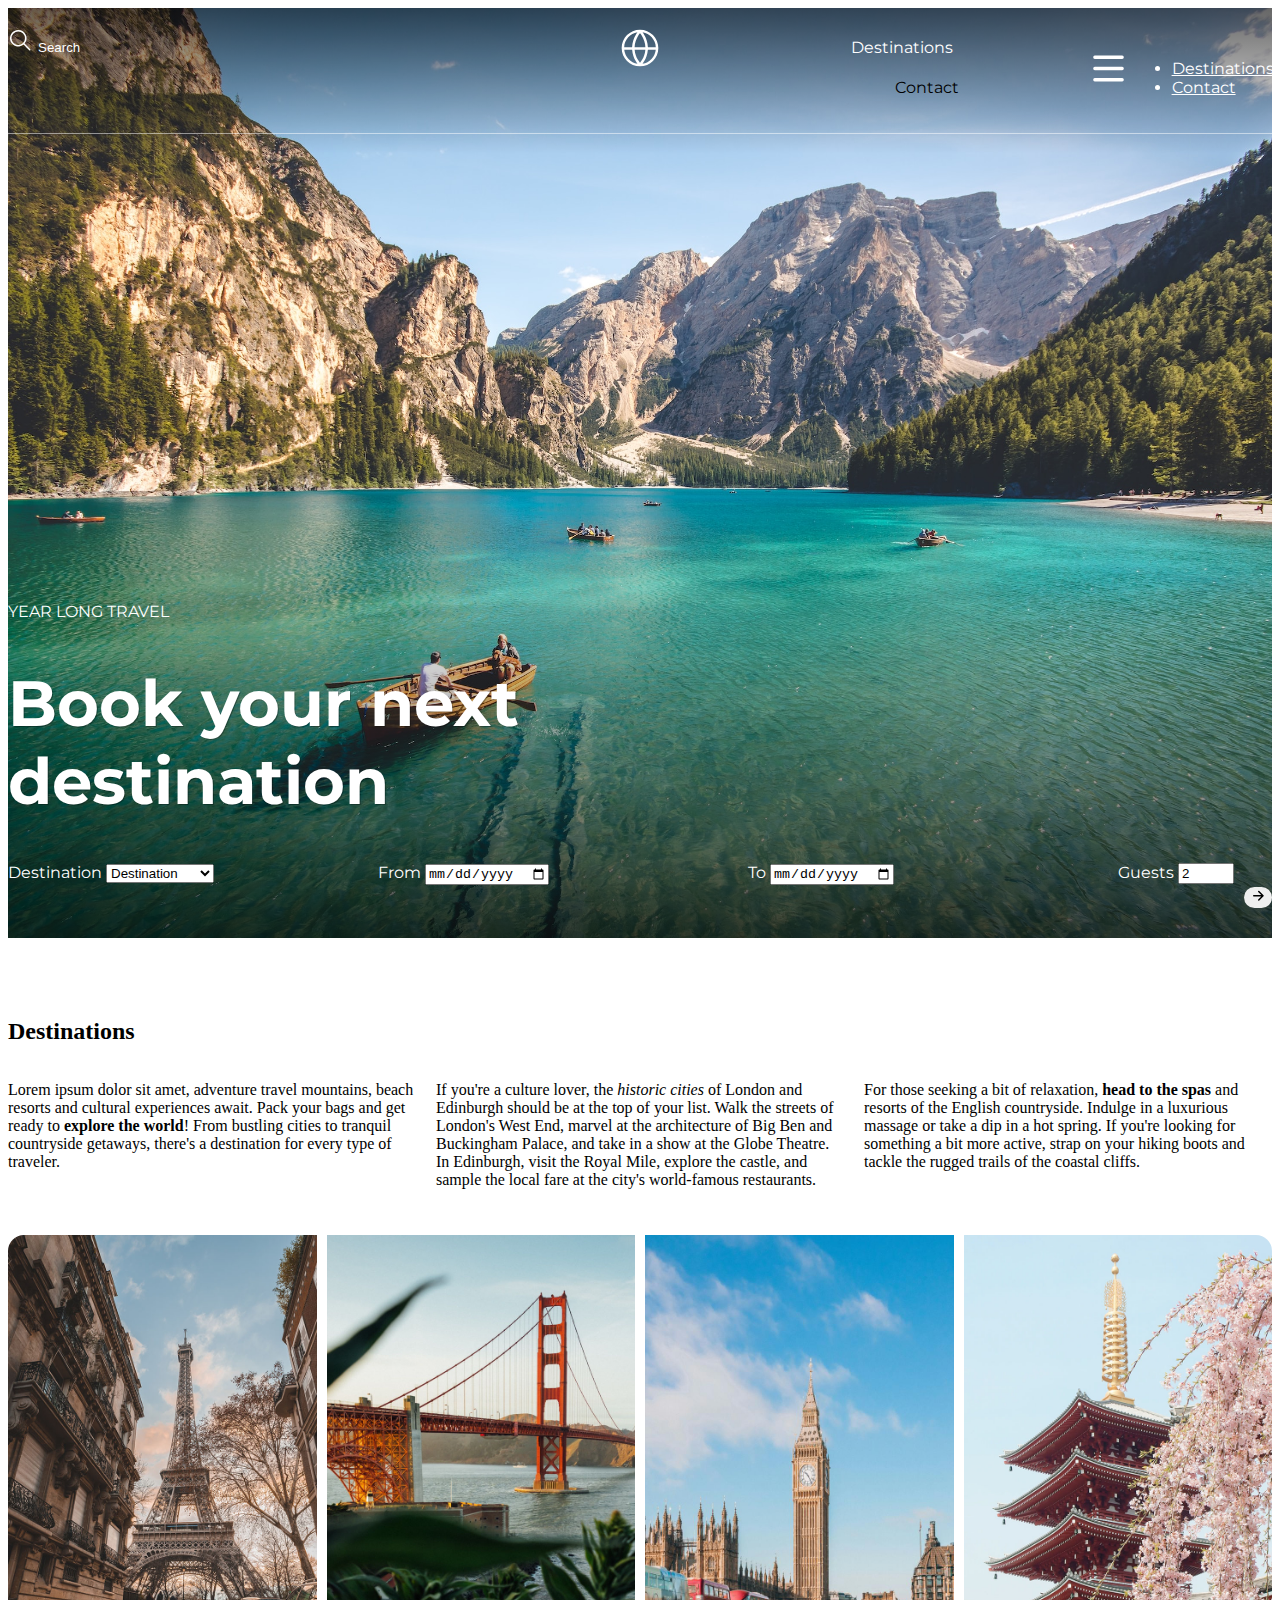
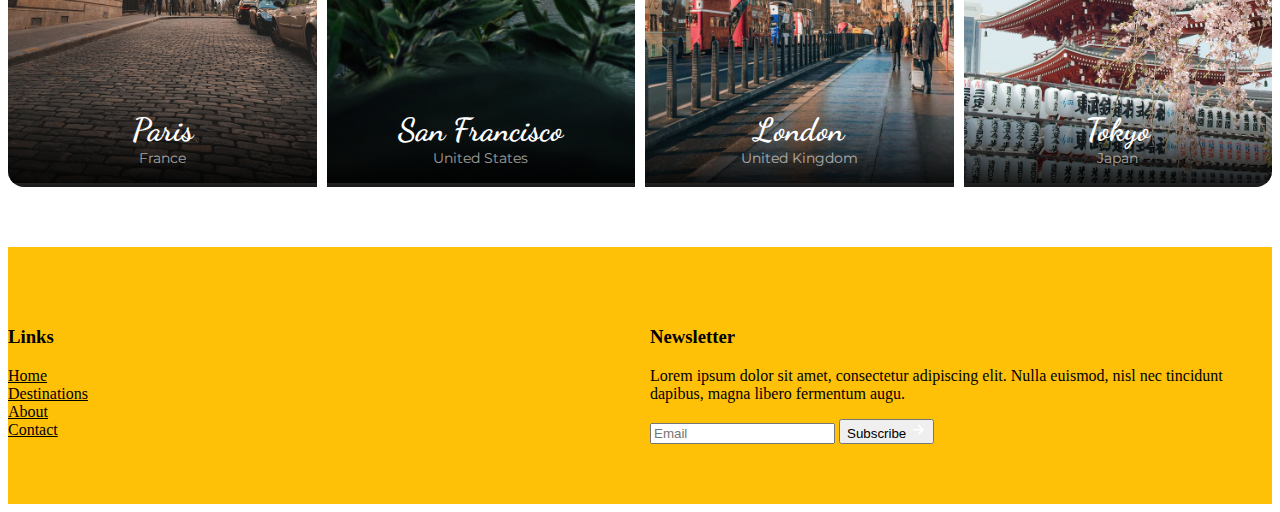
<file: index.html>
<!DOCTYPE html>
<html lang="en">
  <head>
    <meta charset="utf-8" />
    <meta name="viewport" content="width=device-width, initial-scale=1" />
    <title>Travel agency: Homepage</title>
    <meta name="description" content="Travel agency: Homepage" />
    <meta name="author" content="You" />
    <link
      href="https://fonts.googleapis.com/css?family=Dancing+Script&family=Montserrat:400,700&&display=swap"
      rel="stylesheet"
    />
    <link
      href="https://cdn.jsdelivr.net/npm/bootstrap@5.2.3/dist/css/bootstrap.min.css"
      rel="stylesheet"
      integrity="sha384-rbsA2VBKQhggwzxH7pPCaAqO46MgnOM80zW1RWuH61DGLwZJEdK2Kadq2F9CUG65"
      crossorigin="anonymous"
    />
    <link href="./css/header.css" rel="stylesheet" type="text/css" />
    <link href="./css/destinations.css" rel="stylesheet" type="text/css" />
    <link href="./css/footer.css" rel="stylesheet" type="text/css" />
  </head>
  <body>
    <header id="header">
      <div id="topbar">
        <div class="container-md wrap">
          <form class="input-group">
            <img src="./icons/search-white.svg" alt="Search" />
            <input
              class="form-control"
              id="search-field"
              name="query"
              placeholder="Search"
              type="text"
            />
          </form>
          <div id="logo-container">
            <nav>
              <a id="logo" href="./index.html">
                <img src="./icons/globe-white.svg" alt="Logo" />
              </a>
            </nav>
          </div>
          <div id="menu">
            <nav class="d-none d-md-block">
              <a href="/galery.html">Destinations</a>
              <a href="/contact.html" class="btn btn-light">Contact</a>
            </nav>
            <button
              class="dropdown d-md-none btn btn-secondary dropdown-toggle"
              type="button"
              id="dropdownMenuButton"
              data-bs-toggle="dropdown"
              aria-expanded="false"
            >
              <img
                class="menu-bars d-md-none"
                src="./icons/three-bars-white.svg"
                alt="Menu"
              />
            </button>
            <ul class="dropdown-menu">
              <li>
                <a class="dropdown-item" href="/galery.html">Destinations</a>
              </li>
              <li><a class="dropdown-item" href="/contact.html">Contact</a></li>
            </ul>
          </div>
        </div>
      </div>
      <div id="book">
        <div class="container-md wrap">
          <div class="badge tagline">Year long travel</div>
          <h1>
            Book your next<br />
            destination
          </h1>
          <form>
            <div class="destination-select">
              <label>Destination</label>
              <select
                aria-label="Select destination"
                class="form-select"
                id="book-field-destination"
                name="destination"
                required
              >
                <option value="" disabled selected>Destination</option>
                <option value="paris">Paris</option>
                <option value="berlin">Berlin</option>
                <option value="rome">Rome</option>
                <option value="london">London</option>
                <option value="tokyo">Tokyo</option>
                <option value="beijing">Beijing</option>
                <option value="male">Male</option>
                <option value="taj-mahal">Taj Mahal</option>
                <option value="san-francisco">San Francisco</option>
                <option value="rio-de-jeneiro">Rio de Jeneiro</option>
                <option value="jucatan">Jucatan</option>
                <option value="buenos-aires">Buenos Aires</option>
              </select>
            </div>
            <div class="from">
              <label for="book-field-from">From</label>
              <input
                aria-label="From"
                class="form-control"
                id="book-field-from"
                name="from"
                required
                type="date"
              />
            </div>
            <div class="to">
              <label>To</label>
              <input
                aria-label="To"
                class="form-control"
                id="book-field-to"
                name="to"
                required
                type="date"
              />
            </div>
            <div class="guests">
              <label>Guests</label>
              <input
                aria-label="Enter a number of guests"
                class="form-control"
                id="book-field-guests"
                max="10"
                min="1"
                name="guests"
                required
                type="number"
                value="2"
              />
            </div>
            <div class="submit">
              <button class="btn btn-warning" title="Search" type="submit">
                <img src="./icons/arrow-right.svg" alt="arrow" />
              </button>
            </div>
          </form>
        </div>
      </div>
    </header>
    <section id="destinations">
      <div class="container-md">
        <h2>Destinations</h2>
        <div class="description">
          <p>
            Lorem ipsum dolor sit amet, adventure travel mountains, beach
            resorts and cultural experiences await. Pack your bags and get ready
            to <strong>explore the world</strong>! From bustling cities to
            tranquil countryside getaways, there's a destination for every type
            of traveler.
          </p>
          <p>
            If you're a culture lover, the <em>historic cities</em> of London
            and Edinburgh should be at the top of your list. Walk the streets of
            London's West End, marvel at the architecture of Big Ben and
            Buckingham Palace, and take in a show at the Globe Theatre. In
            Edinburgh, visit the Royal Mile, explore the castle, and sample the
            local fare at the city's world-famous restaurants.
          </p>
          <p>
            For those seeking a bit of relaxation,
            <strong>head to the spas</strong> and resorts of the English
            countryside. Indulge in a luxurious massage or take a dip in a hot
            spring. If you're looking for something a bit more active, strap on
            your hiking boots and tackle the rugged trails of the coastal
            cliffs.
          </p>
        </div>
        <div class="destinations">
          <div class="destination">
            <img
              alt="Eiffel Tower, Paris"
              src="./images/destinations/europe/paris.jpg"
            />
            <div class="location">
              <strong
                ><a id="choose" href="/Individual destination/paris.html"
                  >Paris</a
                ></strong
              >
              <div class="country">France</div>
            </div>
          </div>
          <div class="destination">
            <img
              alt="Golden Gate Bridge, San Francisco"
              src="./images/destinations/americas/san-francisco.jpg"
            />
            <div class="location">
              <strong><a id="choose" href="#">San Francisco</a></strong>
              <div class="country">United States</div>
            </div>
          </div>
          <div class="destination">
            <img
              alt="Big ben, London"
              src="./images/destinations/europe/london.jpg"
            />
            <div class="location">
              <strong><a id="choose" href="#">London</a></strong>
              <div class="country">United Kingdom</div>
            </div>
          </div>
          <div class="destination">
            <img
              alt="Sensō-ji, Tokyo"
              src="./images/destinations/asia/tokyo.jpg"
            />
            <div class="location">
              <strong><a id="choose" href="#">Tokyo</a></strong>
              <div class="country">Japan</div>
            </div>
          </div>
        </div>
      </div>
    </section>
    <footer id="footer">
      <div class="container-md">
        <div>
          <h3>Links</h3>
          <nav>
            <a href="/index.html">Home</a>
            <a href="/galery.html">Destinations</a>
            <a href="#">About</a>
            <a href="/contact.html">Contact</a>
          </nav>
        </div>
        <div>
          <h3>Newsletter</h3>
          <p>
            Lorem ipsum dolor sit amet, consectetur adipiscing elit. Nulla
            euismod, nisl nec tincidunt dapibus, magna libero fermentum augu.
          </p>
          <form class="input-group">
            <input
              autocomplete="email"
              class="form-control"
              name="email"
              placeholder="Email"
              required
              type="email"
            />
            <button class="btn btn-success" type="submit">
              Subscribe
              <img src="./icons/arrow-right-white.svg" alt="Arrow" />
            </button>
          </form>
        </div>
      </div>
    </footer>
    <script src="https://cdn.jsdelivr.net/npm/bootstrap@5.3.0-alpha1/dist/js/bootstrap.bundle.min.js"></script>
  </body>
</html>
</file>
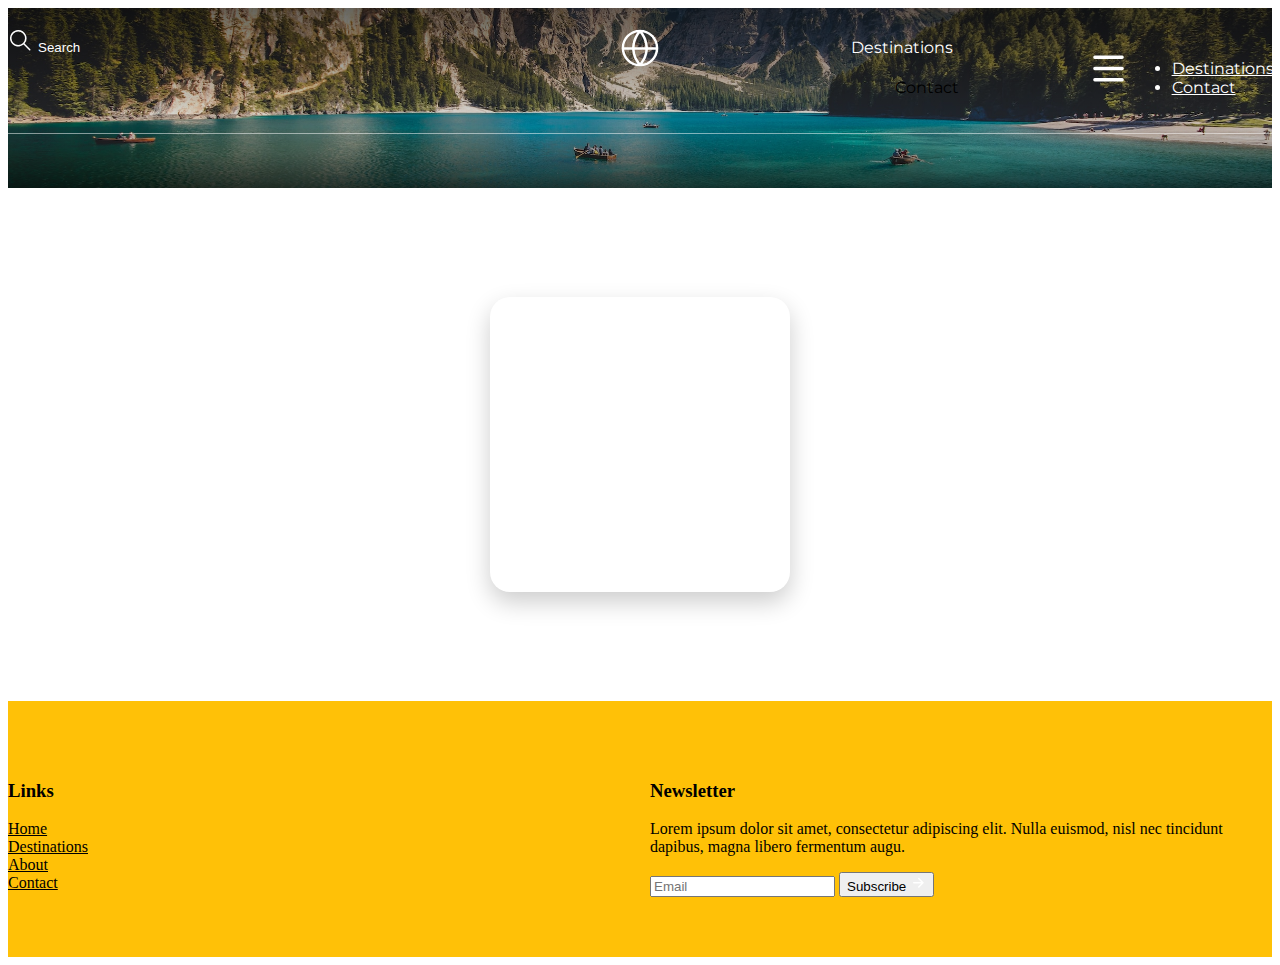
<file: contact-success.html>
<!DOCTYPE html>
<html lang="en">
  <head>
    <meta charset="utf-8" />
    <meta name="viewport" content="width=device-width, initial-scale=1" />
    <title>Travel agency: Bonjour</title>
    <meta name="description" content="Travel agency: Homepage" />
    <meta name="author" content="You" />
    <link
      href="https://fonts.googleapis.com/css?family=Dancing+Script&family=Montserrat:400,700&&display=swap"
      rel="stylesheet"
    />
    <link
      href="https://cdn.jsdelivr.net/npm/bootstrap@5.2.3/dist/css/bootstrap.min.css"
      rel="stylesheet"
      integrity="sha384-rbsA2VBKQhggwzxH7pPCaAqO46MgnOM80zW1RWuH61DGLwZJEdK2Kadq2F9CUG65"
      crossorigin="anonymous"
    />
    <link href="./css/header.css" rel="stylesheet" type="text/css" />
    <link href="./css/smaller-header.css" rel="stylesheet" type="text/css" />
    <link href="./css/footer.css" rel="stylesheet" type="text/css" />
    <link href="./css/forfun.css" rel="stylesheet" type="text/css" />
  </head>
  <body>
    <header id="header" class="smaller-header">
      <div id="topbar">
        <div class="container-md wrap">
          <form class="input-group">
            <img src="/icons/search-white.svg" alt="Search" />
            <input
              class="form-control"
              id="search-field"
              name="query"
              placeholder="Search"
              type="text"
            />
          </form>
          <div id="logo-container">
            <nav>
              <a id="logo" href="/index.html">
                <img src="/icons/globe-white.svg" alt="Logo" />
              </a>
            </nav>
          </div>
          <div id="menu">
            <nav class="d-none d-md-block">
              <a href="/galery.html">Destinations</a>
              <a href="/contact.html" class="btn btn-light">Contact</a>
            </nav>
            <button
              class="dropdown d-md-none btn btn-secondary dropdown-toggle"
              type="button"
              id="dropdownMenuButton"
              data-bs-toggle="dropdown"
              aria-expanded="false"
            >
              <img
                class="menu-bars d-md-none"
                src="/icons/three-bars-white.svg"
                alt="Menu"
              />
            </button>
            <ul class="dropdown-menu">
              <li>
                <a class="dropdown-item" href="/galery.html">Destinations</a>
              </li>
              <li><a class="dropdown-item" href="/contact.html">Contact</a></li>
            </ul>
          </div>
        </div>
      </div>
    </header>
    <section>
      <div class="container">
        <div class="sparkle"></div>

        <svg viewBox="0 0 100 100">
          <circle class="circle" cx="50" cy="50" r="40" />
          <path class="check" d="M30 50 L45 65 L70 35" />
        </svg>
        <div class="fancy-text">Contact Confirmed! ✈️</div>
        <div id="homepage" class="homepage-return">
          <button class="btn btn-link" title="Homepage">
            <a href="/index.html">
              <img src="/icons/home.svg" alt="homepage" />
            </a>
          </button>
        </div>
      </div>
    </section>
    <footer id="footer">
      <div class="container-md">
        <div>
          <h3>Links</h3>
          <nav>
            <a href="/index.html">Home</a>
            <a href="/galery.html">Destinations</a>
            <a href="#">About</a>
            <a href="/contact.html">Contact</a>
          </nav>
        </div>
        <div>
          <h3>Newsletter</h3>
          <p>
            Lorem ipsum dolor sit amet, consectetur adipiscing elit. Nulla
            euismod, nisl nec tincidunt dapibus, magna libero fermentum augu.
          </p>
          <form class="input-group">
            <input
              autocomplete="email"
              class="form-control"
              name="email"
              placeholder="Email"
              required
              type="email"
            />
            <button class="btn btn-success" type="submit">
              Subscribe
              <img src="/icons/arrow-right-white.svg" alt="Arrow" />
            </button>
          </form>
        </div>
      </div>
    </footer>
  </body>
</html>

<script src="https://cdn.jsdelivr.net/npm/bootstrap@5.3.0-alpha1/dist/js/bootstrap.bundle.min.js"></script>
</file>
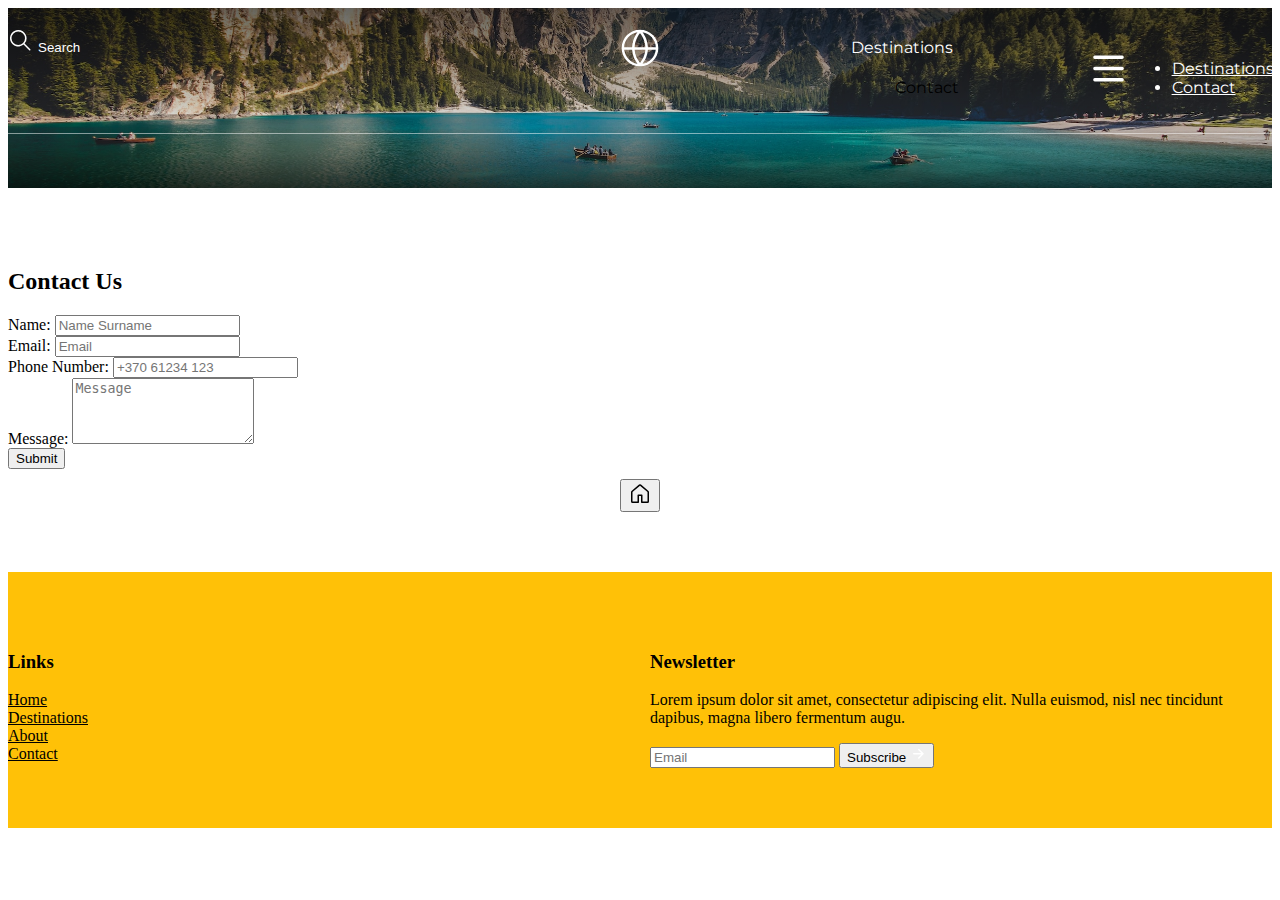
<file: contact.html>
<!DOCTYPE html>
<html lang="en">
  <head>
    <meta charset="utf-8" />
    <meta name="viewport" content="width=device-width, initial-scale=1" />
    <title>Travel agency: Contact</title>
    <meta name="description" content="Travel agency: Homepage" />
    <meta name="author" content="You" />
    <link
      href="https://fonts.googleapis.com/css?family=Dancing+Script&family=Montserrat:400,700&&display=swap"
      rel="stylesheet"
    />
    <link
      href="https://cdn.jsdelivr.net/npm/bootstrap@5.2.3/dist/css/bootstrap.min.css"
      rel="stylesheet"
      integrity="sha384-rbsA2VBKQhggwzxH7pPCaAqO46MgnOM80zW1RWuH61DGLwZJEdK2Kadq2F9CUG65"
      crossorigin="anonymous"
    />
    <link href="./css/header.css" rel="stylesheet" type="text/css" />
    <link href="./css/smaller-header.css" rel="stylesheet" type="text/css" />
    <link href="./css/destinations.css" rel="stylesheet" type="text/css" />
    <link href="./css/footer.css" rel="stylesheet" type="text/css" />
  </head>
  <body>
    <header id="header" class="smaller-header">
      <div id="topbar">
        <div class="container-md wrap">
          <form class="input-group">
            <img src="/icons/search-white.svg" alt="Search" />
            <input
              class="form-control"
              id="search-field"
              name="query"
              placeholder="Search"
              type="text"
            />
          </form>
          <div id="logo-container">
            <nav>
              <a id="logo" href="/index.html">
                <img src="/icons/globe-white.svg" alt="Logo" />
              </a>
            </nav>
          </div>
          <div id="menu">
            <nav class="d-none d-md-block">
              <a href="/galery.html">Destinations</a>
              <a href="/contact.html" class="btn btn-light">Contact</a>
            </nav>
            <button
              class="dropdown d-md-none btn btn-secondary dropdown-toggle"
              type="button"
              id="dropdownMenuButton"
              data-bs-toggle="dropdown"
              aria-expanded="false"
            >
              <img
                class="menu-bars d-md-none"
                src="/icons/three-bars-white.svg"
                alt="Menu"
              />
            </button>
            <ul class="dropdown-menu">
              <li>
                <a class="dropdown-item" href="/galery.html">Destinations</a>
              </li>
              <li><a class="dropdown-item" href="/contact.html">Contact</a></li>
            </ul>
          </div>
        </div>
      </div>
    </header>
    <section id="destinations">
      <div class="container md">
        <h2 class="text-center">Contact Us</h2>
        <div class="row justify-content-center">
          <div class="col-md-6">
            <form
              action="contact-success.html"
              class="p-4 border rounded bg-light"
            >
              <div class="mb-3">
                <label for="name" class="form-label">Name:</label>
                <input
                  type="text"
                  id="name"
                  name="name"
                  class="form-control"
                  placeholder="Name Surname"
                  required
                />
              </div>

              <div class="mb-3">
                <label for="email" class="form-label">Email:</label>
                <input
                  type="email"
                  id="email"
                  name="email"
                  class="form-control"
                  placeholder="Email"
                  required
                />
              </div>

              <div class="mb-3">
                <label for="phone" class="form-label">Phone Number:</label>
                <input
                  type="tel"
                  id="phone"
                  name="phone"
                  class="form-control"
                  placeholder="+370 61234 123"
                  required
                />
              </div>

              <div class="mb-3">
                <label for="message" class="form-label">Message:</label>
                <textarea
                  id="message"
                  name="message"
                  rows="4"
                  class="form-control"
                  placeholder="Message"
                  required
                ></textarea>
              </div>

              <button type="submit" class="btn btn-success w-100">
                Submit
              </button>
            </form>
          </div>
        </div>
        <div class="container-md">
          <div id="homepage">
            <button class="btn btn-link" title="Homepage">
              <a href="/index.html">
                <img src="/icons/home.svg" alt="homepage" />
              </a>
            </button>
          </div>
        </div>
      </div>
    </section>
    <footer id="footer">
      <div class="container-md">
        <div>
          <h3>Links</h3>
          <nav>
            <a href="/index.html">Home</a>
            <a href="/galery.html">Destinations</a>
            <a href="#">About</a>
            <a href="/contact.html">Contact</a>
          </nav>
        </div>
        <div>
          <h3>Newsletter</h3>
          <p>
            Lorem ipsum dolor sit amet, consectetur adipiscing elit. Nulla
            euismod, nisl nec tincidunt dapibus, magna libero fermentum augu.
          </p>
          <form class="input-group">
            <input
              autocomplete="email"
              class="form-control"
              name="email"
              placeholder="Email"
              required
              type="email"
            />
            <button class="btn btn-success" type="submit">
              Subscribe
              <img src="/icons/arrow-right-white.svg" alt="Arrow" />
            </button>
          </form>
        </div>
      </div>
    </footer>
  </body>
</html>

<script src="https://cdn.jsdelivr.net/npm/bootstrap@5.3.0-alpha1/dist/js/bootstrap.bundle.min.js"></script>
</file>
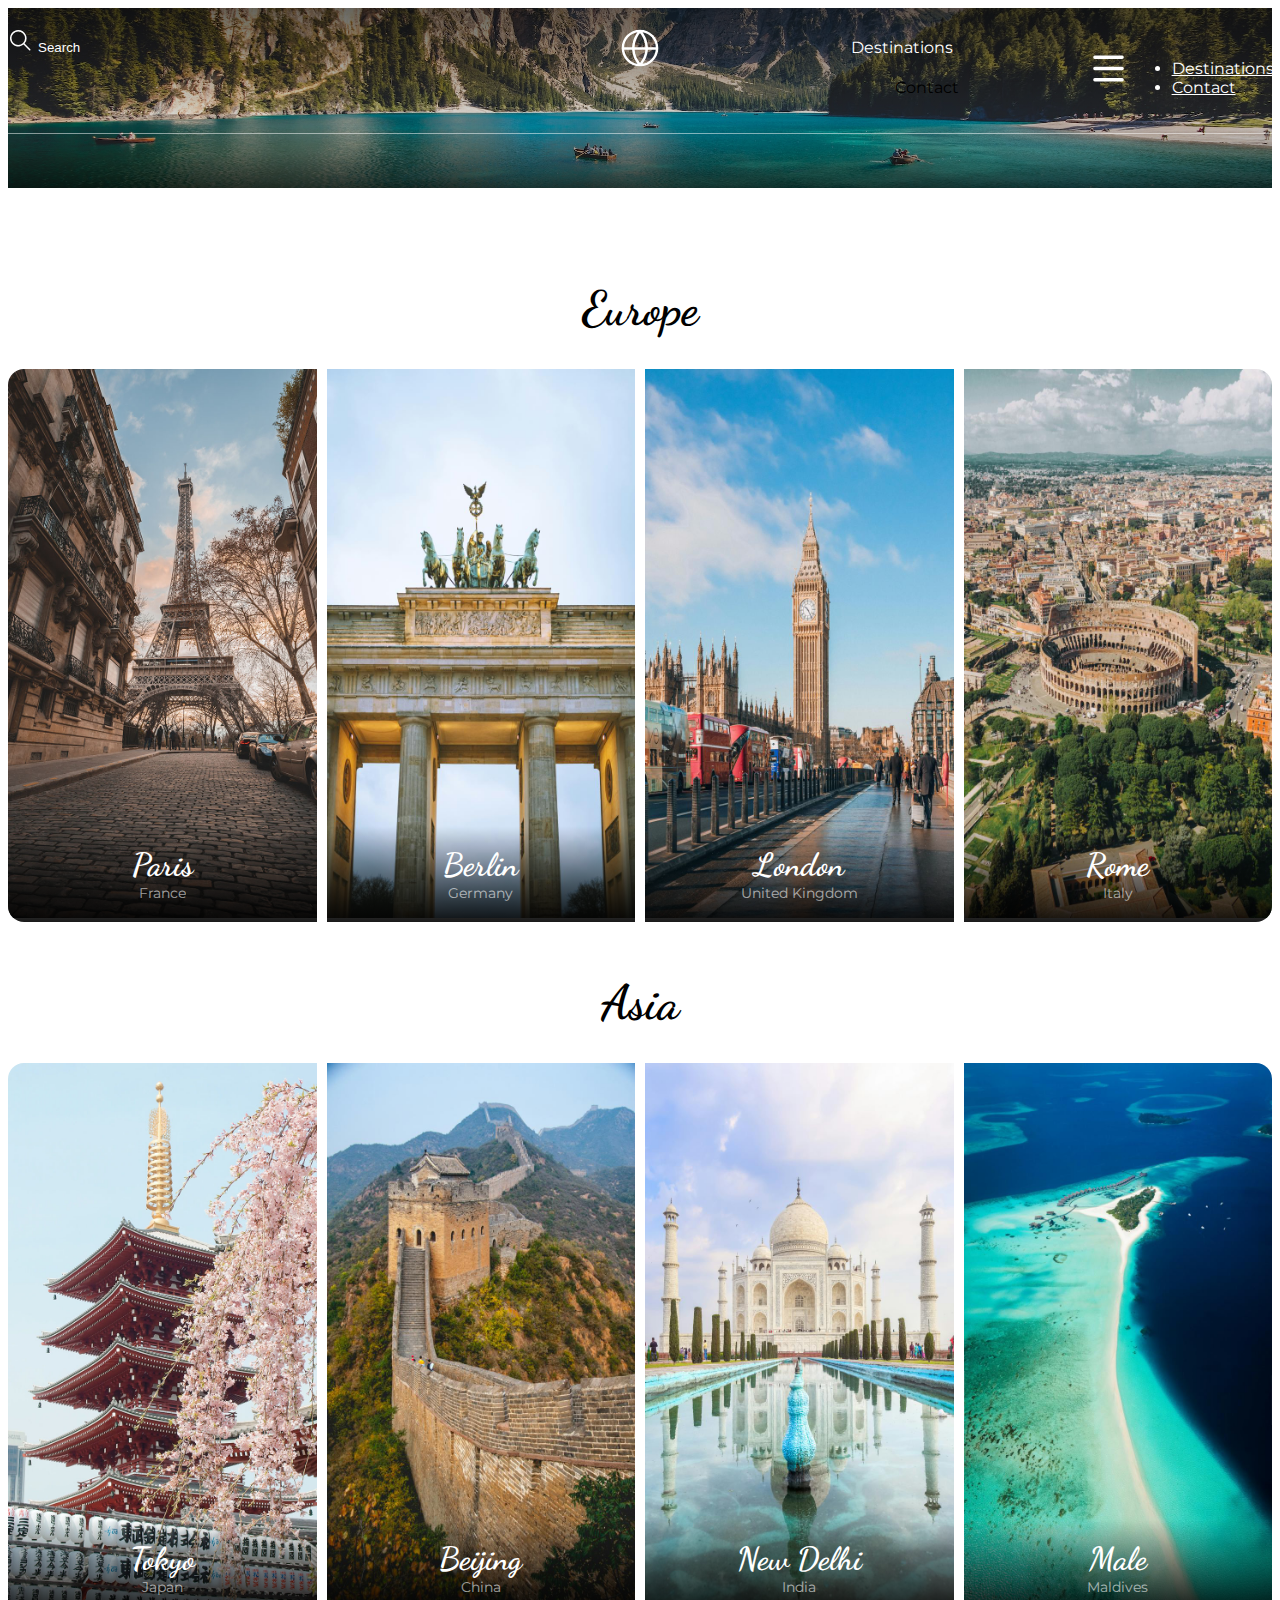
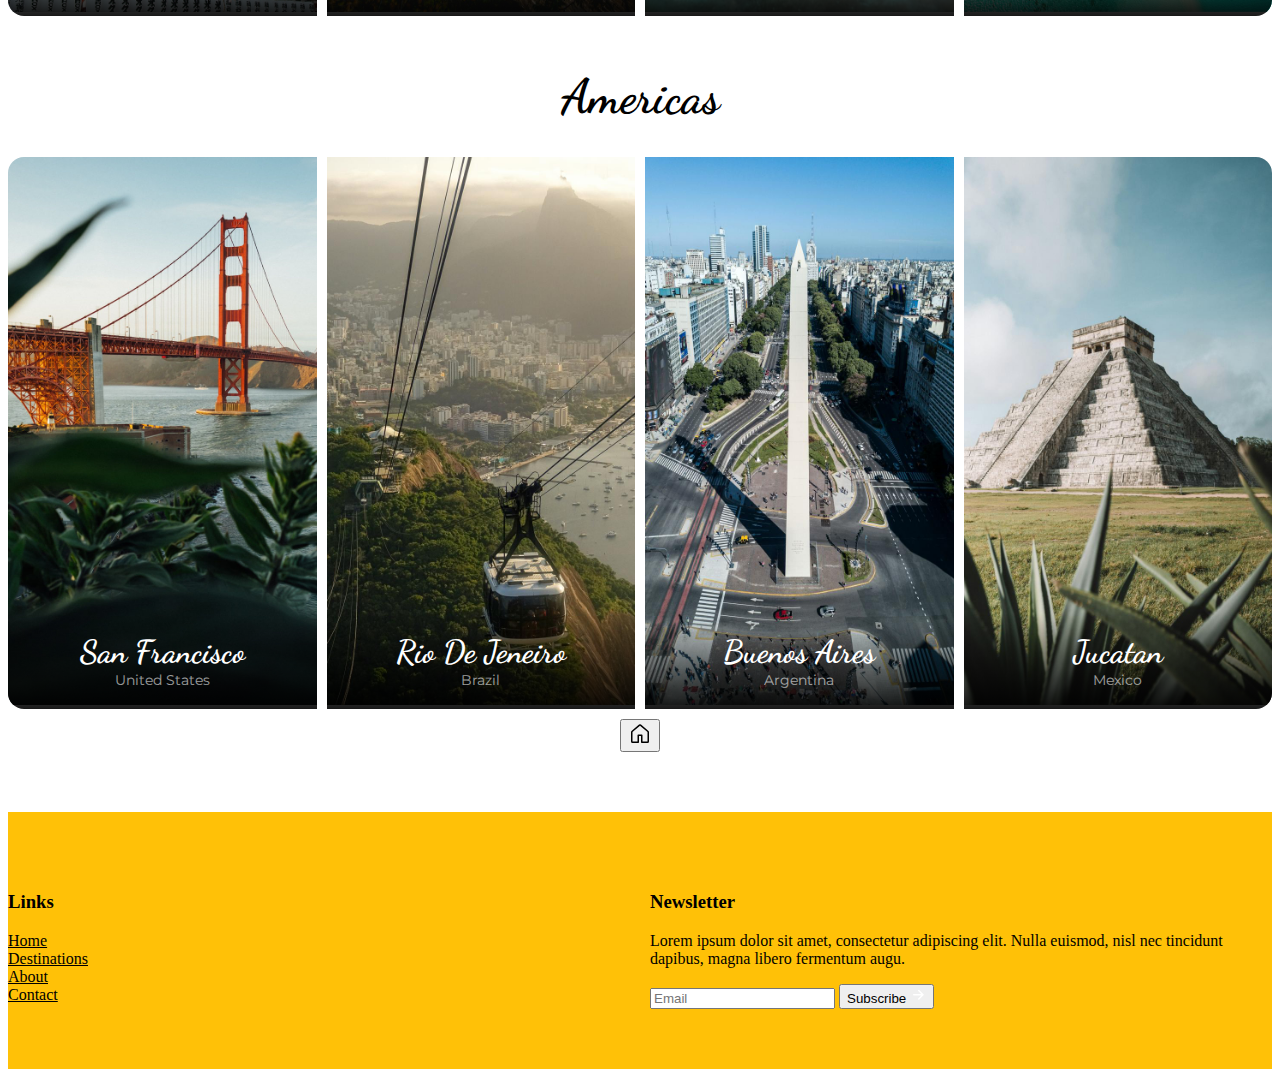
<file: galery.html>
<!DOCTYPE html>
<html lang="en">
  <head>
    <meta charset="utf-8" />
    <meta name="viewport" content="width=device-width, initial-scale=1" />
    <title>Travel agency: Galery</title>
    <meta name="description" content="Travel agency: Homepage" />
    <meta name="author" content="You" />
    <link
      href="https://fonts.googleapis.com/css?family=Dancing+Script&family=Montserrat:400,700&&display=swap"
      rel="stylesheet"
    />
    <link
      href="https://cdn.jsdelivr.net/npm/bootstrap@5.2.3/dist/css/bootstrap.min.css"
      rel="stylesheet"
      integrity="sha384-rbsA2VBKQhggwzxH7pPCaAqO46MgnOM80zW1RWuH61DGLwZJEdK2Kadq2F9CUG65"
      crossorigin="anonymous"
    />
    <link href="./css/header.css" rel="stylesheet" type="text/css" />
    <link href="./css/smaller-header.css" rel="stylesheet" type="text/css" />
    <link href="./css/destinations.css" rel="stylesheet" type="text/css" />
    <link href="./css/footer.css" rel="stylesheet" type="text/css" />
  </head>
  <body>
    <header id="header" class="smaller-header">
      <div id="topbar">
        <div class="container-md wrap">
          <form class="input-group">
            <img src="./icons/search-white.svg" alt="Search" />
            <input
              class="form-control"
              id="search-field"
              name="query"
              placeholder="Search"
              type="text"
            />
          </form>
          <div id="logo-container">
            <nav>
              <a id="logo" href="./index.html">
                <img src="./icons/globe-white.svg" alt="Logo" />
              </a>
            </nav>
          </div>
          <div id="menu">
            <nav class="d-none d-md-block">
              <a href="/galery.html">Destinations</a>
              <a href="/contact.html" class="btn btn-light">Contact</a>
            </nav>
            <button
              class="dropdown d-md-none btn btn-secondary dropdown-toggle"
              type="button"
              id="dropdownMenuButton"
              data-bs-toggle="dropdown"
              aria-expanded="false"
            >
              <img
                class="menu-bars d-md-none"
                src="./icons/three-bars-white.svg"
                alt="Menu"
              />
            </button>
            <ul class="dropdown-menu">
              <li>
                <a class="dropdown-item" href="/galery.html">Destinations</a>
              </li>
              <li><a class="dropdown-item" href="/contact.html">Contact</a></li>
            </ul>
          </div>
        </div>
      </div>
    </header>
    <section id="destinations">
      <div class="container-md">
        <h1>Europe</h1>
        <div class="destinations">
          <div class="destination">
            <a href="/Individual destination/paris.html" id="image-link">
              <img
                alt="Eiffel Tower, Paris"
                src="./images/destinations/europe/paris.jpg"
              />
            </a>
            <div class="location">
              <strong
                ><a id="choose" href="/Individual destination/paris.html"
                  >Paris</a
                ></strong
              >
              <div class="country">France</div>
            </div>
          </div>
          <div class="destination">
            <img
              alt="Berlin Gate, Berlin"
              src="./images/destinations/europe/berlin.jpg"
            />
            <div class="location">
              <strong><a id="choose" href="#">Berlin</a></strong>
              <div class="country">Germany</div>
            </div>
          </div>
          <div class="destination">
            <img
              alt="Big ben, London"
              src="./images/destinations/europe/london.jpg"
            />
            <div class="location">
              <strong><a id="choose" href="#">London</a></strong>
              <div class="country">United Kingdom</div>
            </div>
          </div>
          <div class="destination">
            <img alt="Rome" src="./images/destinations/europe/rome.jpg" />
            <div class="location">
              <strong><a id="choose" href="#">Rome</a></strong>
              <div class="country">Italy</div>
            </div>
          </div>
        </div>
        <h1>Asia</h1>
        <div class="destinations">
          <div class="destination">
            <img
              alt="Sensō-ji, Tokyo"
              src="./images/destinations/asia/tokyo.jpg"
            />
            <div class="location">
              <strong><a id="choose" href="#">Tokyo</a></strong>
              <div class="country">Japan</div>
            </div>
          </div>
          <div class="destination">
            <img
              alt="Great wall, China"
              src="./images/destinations/asia/beijing.jpg"
            />
            <div class="location">
              <strong><a id="choose" href="#">Beijing</a></strong>
              <div class="country">China</div>
            </div>
          </div>
          <div class="destination">
            <img
              alt="taj-mahal, India"
              src="./images/destinations/asia/taj-mahal.jpg"
            />
            <div class="location">
              <strong><a id="choose" href="#">New Delhi</a></strong>
              <div class="country">India</div>
            </div>
          </div>
          <div class="destination">
            <img alt="Maldives" src="./images/destinations/asia/male.jpg" />
            <div class="location">
              <strong><a id="choose" href="#">Male</a></strong>
              <div class="country">Maldives</div>
            </div>
          </div>
        </div>
        <h1>Americas</h1>
        <div class="destinations">
          <div class="destination">
            <img
              alt="Golden Gate Bridge, San Francisco"
              src="./images/destinations/americas/san-francisco.jpg"
            />
            <div class="location">
              <strong><a id="choose" href="#">San Francisco</a></strong>
              <div class="country">United States</div>
            </div>
          </div>
          <div class="destination">
            <img
              alt="Rio de jeneiro"
              src="./images/destinations/americas/Rio.jpg"
            />
            <div class="location">
              <strong><a id="choose" href="#">Rio De Jeneiro</a></strong>
              <div class="country">Brazil</div>
            </div>
          </div>
          <div class="destination">
            <img
              alt="Obelisk, Buenos Aires"
              src="./images/destinations/americas/buenos.jpg"
            />
            <div class="location">
              <strong><a id="choose" href="#">Buenos Aires</a></strong>
              <div class="country">Argentina</div>
            </div>
          </div>
          <div class="destination">
            <img
              alt="cicen-itza, Jucatan"
              src="./images/destinations/americas/itza.jpg"
            />
            <div class="location">
              <strong><a id="choose" href="#">Jucatan</a></strong>
              <div class="country">Mexico</div>
            </div>
          </div>
        </div>
        <div class="container-md">
          <div id="homepage">
            <button class="btn btn-link" title="Homepage">
              <a href="./index.html">
                <img src="/icons/home.svg" alt="homepage" />
              </a>
            </button>
          </div>
        </div>
      </div>
    </section>
    <footer id="footer">
      <div class="container-md">
        <div>
          <h3>Links</h3>
          <nav>
            <a href="/index.html">Home</a>
            <a href="/galery.html">Destinations</a>
            <a href="#">About</a>
            <a href="/contact.html">Contact</a>
          </nav>
        </div>
        <div>
          <h3>Newsletter</h3>
          <p>
            Lorem ipsum dolor sit amet, consectetur adipiscing elit. Nulla
            euismod, nisl nec tincidunt dapibus, magna libero fermentum augu.
          </p>
          <form class="input-group">
            <input
              autocomplete="email"
              class="form-control"
              name="email"
              placeholder="Email"
              required
              type="email"
            />
            <button class="btn btn-success" type="submit">
              Subscribe
              <img src="./icons/arrow-right-white.svg" alt="Arrow" />
            </button>
          </form>
        </div>
      </div>
    </footer>
  </body>
</html>

<script src="https://cdn.jsdelivr.net/npm/bootstrap@5.3.0-alpha1/dist/js/bootstrap.bundle.min.js"></script>
</file>
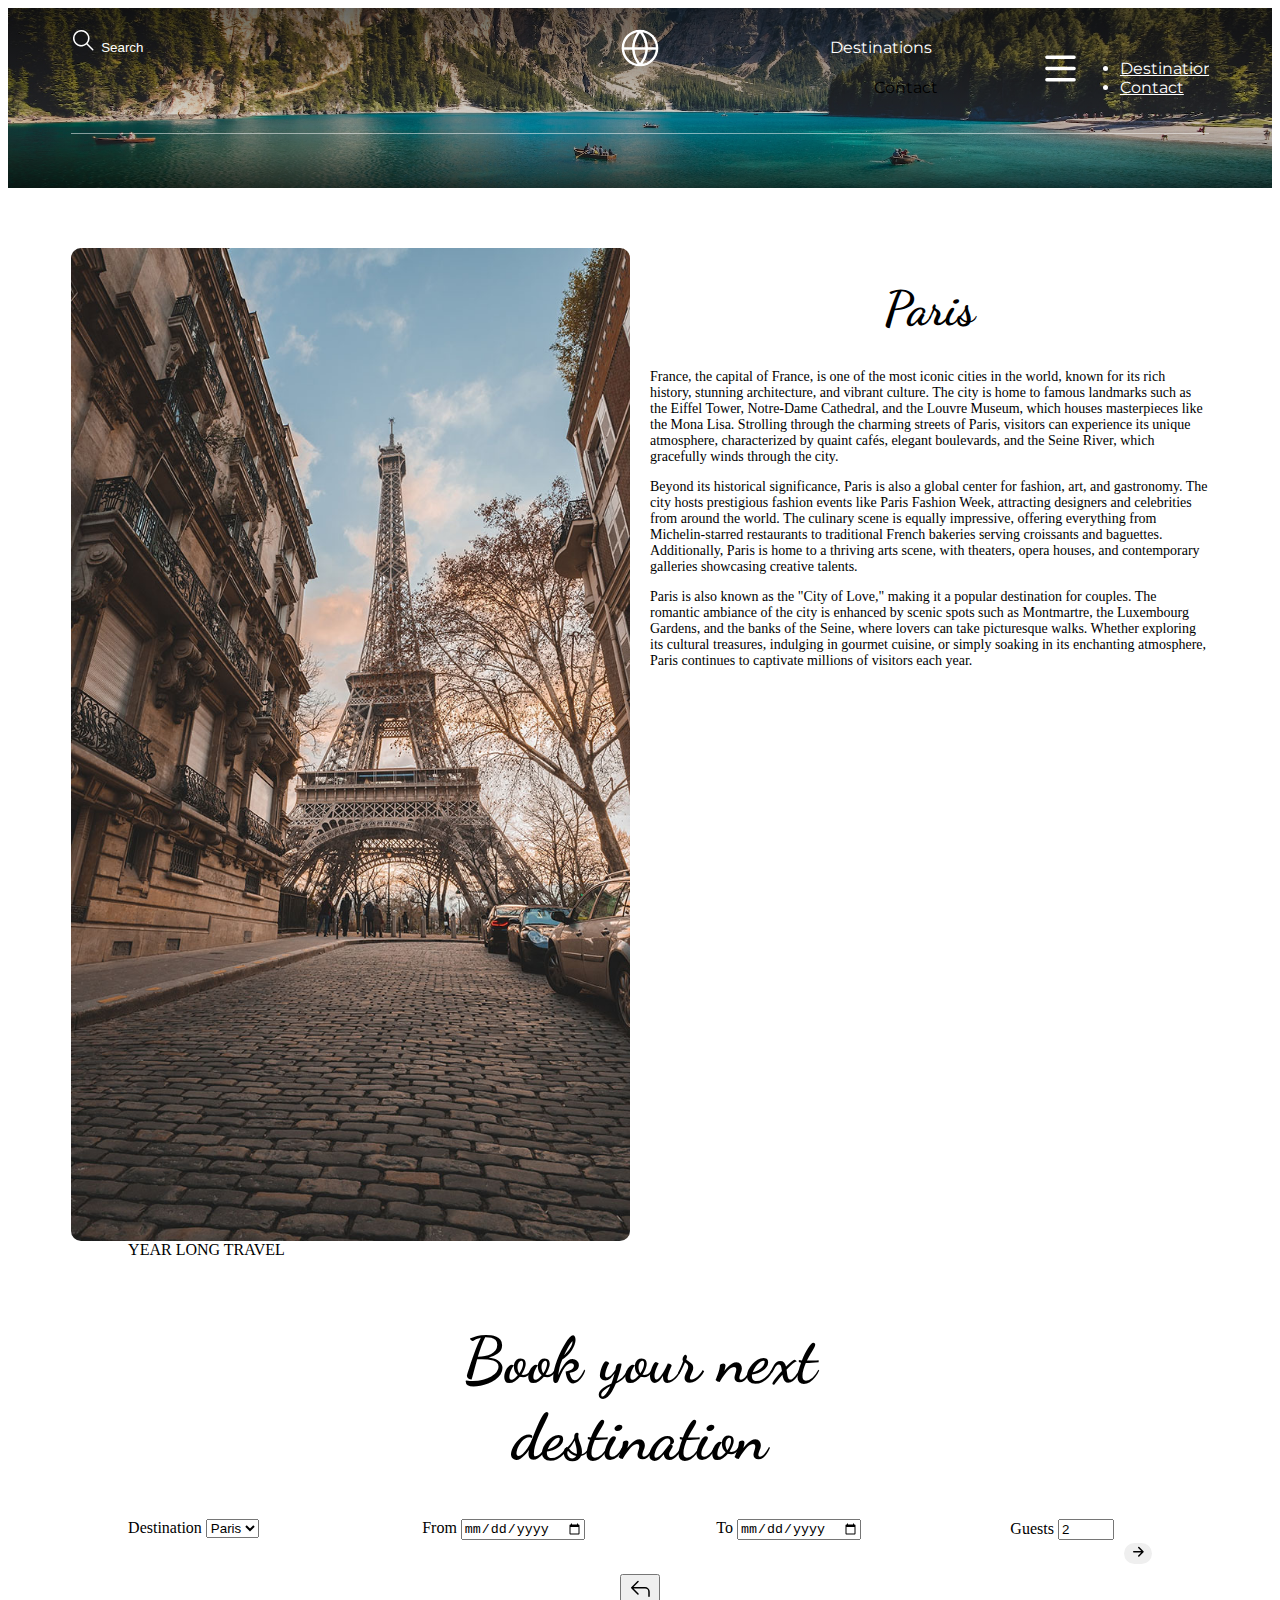
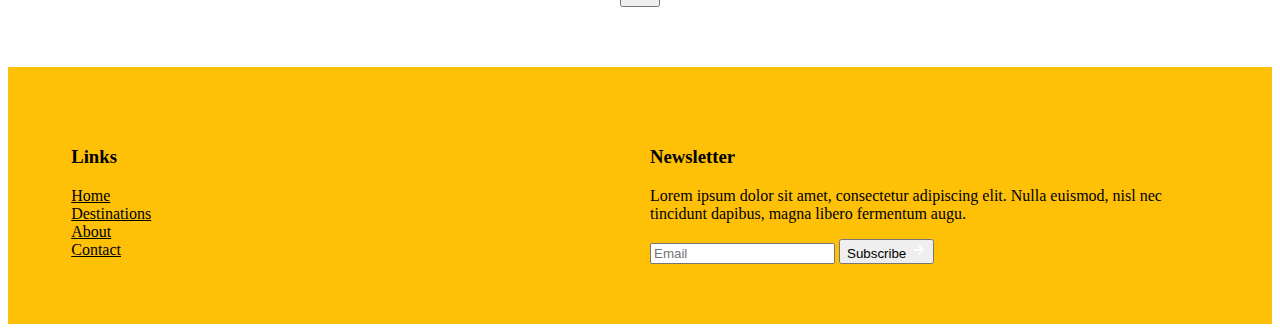
<file: Individual destination/paris.html>
<!DOCTYPE html>
<html lang="en">
  <head>
    <meta charset="utf-8" />
    <meta name="viewport" content="width=device-width, initial-scale=1" />
    <title>Travel agency: Paris</title>
    <meta name="description" content="Travel agency: Homepage" />
    <meta name="author" content="You" />
    <link
      href="https://fonts.googleapis.com/css?family=Dancing+Script&family=Montserrat:400,700&&display=swap"
      rel="stylesheet"
    />
    <link
      href="https://cdn.jsdelivr.net/npm/bootstrap@5.2.3/dist/css/bootstrap.min.css"
      rel="stylesheet"
      integrity="sha384-rbsA2VBKQhggwzxH7pPCaAqO46MgnOM80zW1RWuH61DGLwZJEdK2Kadq2F9CUG65"
      crossorigin="anonymous"
    />
    <link href="/css/header.css" rel="stylesheet" type="text/css" />
    <link href="/css/smaller-header.css" rel="stylesheet" type="text/css" />
    <link href="/css/destinations.css" rel="stylesheet" type="text/css" />
    <link href="/css/footer.css" rel="stylesheet" type="text/css" />
    <link href="/css/individual.css" rel="stylesheet" type="text/css" />
  </head>
  <body>
    <header id="header" class="smaller-header">
      <div id="topbar">
        <div class="container-md wrap">
          <form class="input-group">
            <img src="/icons/search-white.svg" alt="Search" />
            <input
              class="form-control"
              id="search-field"
              name="query"
              placeholder="Search"
              type="text"
            />
          </form>
          <div id="logo-container">
            <nav>
              <a id="logo" href="/index.html">
                <img src="/icons/globe-white.svg" alt="Logo" />
              </a>
            </nav>
          </div>
          <div id="menu">
            <nav class="d-none d-md-block">
              <a href="/galery.html">Destinations</a>
              <a href="/contact.html" class="btn btn-light">Contact</a>
            </nav>
            <button
              class="dropdown d-md-none btn btn-secondary dropdown-toggle"
              type="button"
              id="dropdownMenuButton"
              data-bs-toggle="dropdown"
              aria-expanded="false"
            >
              <img
                class="menu-bars d-md-none"
                src="/icons/three-bars-white.svg"
                alt="Menu"
              />
            </button>
            <ul class="dropdown-menu">
              <li>
                <a class="dropdown-item" href="/galery.html">Destinations</a>
              </li>
              <li><a class="dropdown-item" href="/contact.html">Contact</a></li>
            </ul>
          </div>
        </div>
      </div>
    </header>
    <section id="destinations">
      <div class="container-md">
        <div class="parent .col-md-6">
          <div class="div1">
            <img src="/images/destinations/europe/paris.jpg" alt="Paris" />
          </div>
          <div class="div2">
            <h1>Paris</h1>
            <p>
              France, the capital of France, is one of the most iconic cities in
              the world, known for its rich history, stunning architecture, and
              vibrant culture. The city is home to famous landmarks such as the
              Eiffel Tower, Notre-Dame Cathedral, and the Louvre Museum, which
              houses masterpieces like the Mona Lisa. Strolling through the
              charming streets of Paris, visitors can experience its unique
              atmosphere, characterized by quaint cafés, elegant boulevards, and
              the Seine River, which gracefully winds through the city.
            </p>
            <p>
              Beyond its historical significance, Paris is also a global center
              for fashion, art, and gastronomy. The city hosts prestigious
              fashion events like Paris Fashion Week, attracting designers and
              celebrities from around the world. The culinary scene is equally
              impressive, offering everything from Michelin-starred restaurants
              to traditional French bakeries serving croissants and baguettes.
              Additionally, Paris is home to a thriving arts scene, with
              theaters, opera houses, and contemporary galleries showcasing
              creative talents.
            </p>
            <p>
              Paris is also known as the "City of Love," making it a popular
              destination for couples. The romantic ambiance of the city is
              enhanced by scenic spots such as Montmartre, the Luxembourg
              Gardens, and the banks of the Seine, where lovers can take
              picturesque walks. Whether exploring its cultural treasures,
              indulging in gourmet cuisine, or simply soaking in its enchanting
              atmosphere, Paris continues to captivate millions of visitors each
              year.
            </p>
          </div>
        </div>
        <div id="book">
          <div class="container-md wrap">
            <div class="badge tagline">Year long travel</div>
            <h1>
              Book your next<br />
              destination
            </h1>
            <form>
              <div class="destination-select">
                <label>Destination</label>
                <select
                  aria-label="Select destination"
                  class="form-select"
                  id="book-field-destination"
                  name="destination"
                  required
                >
                  <option value="paris">Paris</option>
                </select>
              </div>
              <div class="from">
                <label for="book-field-from">From</label>
                <input
                  aria-label="From"
                  class="form-control"
                  id="book-field-from"
                  name="from"
                  required
                  type="date"
                />
              </div>
              <div class="to">
                <label>To</label>
                <input
                  aria-label="To"
                  class="form-control"
                  id="book-field-to"
                  name="to"
                  required
                  type="date"
                />
              </div>
              <div class="guests">
                <label>Guests</label>
                <input
                  aria-label="Enter a number of guests"
                  class="form-control"
                  id="book-field-guests"
                  max="10"
                  min="1"
                  name="guests"
                  required
                  type="number"
                  value="2"
                />
              </div>
              <div id="submit">
                <button class="btn btn-warning" title="Search" type="submit">
                  <img src="/icons/arrow-right.svg" alt="arrow" />
                </button>
              </div>
            </form>
          </div>
          <div class="container-md">
            <div id="homepage">
              <button class="btn btn-link" title="Return">
                <a href="/galery.html">
                  <img src="/icons/back.svg" alt="Galery" />
                </a>
              </button>
            </div>
          </div>
        </div>
      </div>
    </section>
    <footer id="footer">
      <div class="container-md">
        <div>
          <h3>Links</h3>
          <nav>
            <a href="/index.html">Home</a>
            <a href="/galery.html">Destinations</a>
            <a href="#">About</a>
            <a href="/contact.html">Contact</a>
          </nav>
        </div>
        <div>
          <h3>Newsletter</h3>
          <p>
            Lorem ipsum dolor sit amet, consectetur adipiscing elit. Nulla
            euismod, nisl nec tincidunt dapibus, magna libero fermentum augu.
          </p>
          <form class="input-group">
            <input
              autocomplete="email"
              class="form-control"
              name="email"
              placeholder="Email"
              required
              type="email"
            />
            <button class="btn btn-success" type="submit">
              Subscribe
              <img src="/icons/arrow-right-white.svg" alt="Arrow" />
            </button>
          </form>
        </div>
      </div>
    </footer>
  </body>
</html>

<script src="https://cdn.jsdelivr.net/npm/bootstrap@5.3.0-alpha1/dist/js/bootstrap.bundle.min.js"></script>
</file>
<file: css/header.css>
#topbar {
  background: linear-gradient(to bottom, rgba(0, 0, 0, 0.6), rgba(0, 0, 0, 0));
  padding: 20px 0;
}

#topbar > .wrap {
  border-bottom: 1px solid rgba(255, 255, 255, 0.5);
  display: grid;
  grid-template-columns: 1fr 1fr 1fr;
  padding-bottom: 20px;
}

#logo-container {
  display: flex;
  justify-content: center;
}

#logo img {
  height: 40px;
}

#logo:hover img {
  filter: brightness(0.8);
}

#menu {
  display: flex;
  justify-content: flex-end;
}

#menu nav a {
  color: white;
  border-bottom: 1px solid transparent;
  line-height: 40px;
  text-decoration: none;
  transition: all 0.2s ease-in-out;
}

#menu nav a:not(:first-of-type) {
  margin-left: 20px;
}

#menu ul {
  background-color: transparent;
  background-repeat: no-repeat;
  border: none;
  cursor: pointer;
  overflow: hidden;
  outline: none;
}

.dropdown-item {
  background-color: transparent !important;
  text-align: right;
  color: white;
}

.dropdown-menu {
  padding-top: 15px;
}

#menu button {
  background-color: transparent;
  background-repeat: no-repeat;
  border: none;
  cursor: pointer;
  overflow: hidden;
  outline: none;
}

#menu button::after {
  display: none;
}

#menu nav a:hover {
  border-color: white;
  color: white;
}

#menu nav a.btn {
  color: black;
  border-radius: 100px;
  border: 0;
  padding: 0 1.5rem;
}

#menu nav a.btn:hover {
  background: var(--bs-warning);
  color: white;
}

#menu .menu-bars {
  height: 2.2rem;
}

#search-field {
  background-color: transparent;
  border: none;
  color: white;
}

#search-field::placeholder {
  color: white;
}

header {
  /* A way to use an image in a background: */
  background-image: linear-gradient(
      to bottom,
      rgba(0, 0, 0, 0) 60%,
      rgba(0, 0, 0, 0.7)
    ),
    url("/images/header.jpg");
  background-position: center;

  /* if we Google "css fill background with image", we find this: */
  background-size: cover;

  /* make the text white */
  color: white;

  /* make the element take up the entire height of the screen */
  height: 100vh;

  /* space out children */
  display: flex;
  flex-direction: column;
  justify-content: space-between;

  padding-bottom: 30px;

  font-family: "Montserrat", "Helvetica Neue", Helvetica, Arial, sans-serif;
}

header h1 {
  font-size: 3.125rem;
  font-weight: bold;
  text-shadow: 1px 1px rgba(0, 0, 0, 0.3);
}

#book .tagline {
  text-transform: uppercase;
  text-align: initial;
}

#book form {
  display: grid;
  grid-template-areas:
    "destination destination destination"
    "from to guests"
    "submit submit submit";
  grid-template-columns: repeat(3, minmax(0, 1fr));
  grid-auto-flow: column;
  gap: 10px;
}

#book button[type="submit"] {
  border-radius: 100px;
  border: 0;
  outline: none;
  text-align: center;
  vertical-align: bottom;
  margin-top: 1.5rem;
  /* height: calc(100% - 1.5rem); */
}

#book form .destination-select {
  grid-area: destination;
}

#book form .from {
  grid-area: from;
}

#book form .to {
  grid-area: to;
}

#book form .guests {
  grid-area: guests;
}

#book form .submit {
  grid-area: submit;
}

#book form .submit button {
  width: 100%;
}

@media screen and (min-width: 768px) {
  #book form {
    grid-template-areas: "destination from to guests submit";
  }

  #book h1 {
    font-size: 4rem;
  }

  #header::before {
    background: linear-gradient(
      to bottom,
      rgba(0, 0, 0, 0) 60%,
      rgba(0, 0, 0, 0.7)
    );
  }
}
</file>
<file: css/destinations.css>
#destinations {
  padding-top: 60px;
  padding-bottom: 60px;
}

section h1 {
  text-align: center;
  font-family: "Dancing Script", cursive;
  font-size: 3rem;
}

section h1:not(:first-child) {
  padding-top: 20px;
}

.destinations {
  display: grid;
  grid-template-columns: 1fr 1fr;
  grid-template-rows: 1fr 1fr;
  gap: 10px;
  margin-top: 30px;
}

#choose {
  text-decoration: none;
  color: white;
}

#choose:hover {
  color: wheat;
}

.destination {
  border-radius: 0.5rem;
  position: relative;
  overflow: hidden;
}

.destination img {
  object-fit: cover;
  max-height: 240px;
  overflow: hidden;
  width: 100%;
}

.destination .location {
  bottom: 0;
  position: absolute;

  /* Make it take up the entire width of the parent element (.destination) */
  width: 100%;

  /* White, centered text */
  color: white;
  text-align: center;

  background: linear-gradient(to bottom, rgba(0, 0, 0, 0), rgba(0, 0, 0, 0.9));
  padding: 20px 0;
}

.destination .location strong {
  font-family: "Dancing Script", cursive;
  font-size: 1.5rem;
}

.destination .location .country {
  /* the country seems to be using the same font as the header */
  font-family: "Montserrat", "Helvetica Neue", Helvetica, Arial, sans-serif;
  font-size: 0.875rem;
  opacity: 0.6;
}

@media screen and (min-width: 768px) {
  #destinations .description {
    display: grid;
    grid-template-columns: 1fr 1fr 1fr;
    gap: 20px;
  }

  .destinations {
    grid-template-columns: repeat(4, 1fr);
    grid-template-rows: 1fr;
  }

  .destination {
    border-radius: 0;
  }

  .destination:first-of-type {
    border-radius: 1rem 0 0 1rem;
  }

  .destination:last-of-type {
    border-radius: 0 1rem 1rem 0;
  }

  .destination img {
    max-height: none;
  }

  .destination .location strong {
    font-size: 2rem;
  }
}

#image-link img {
  transition: transform 0.3s ease-in-out;
}

#image-link:hover img {
  transform: scale(1.02);
}

#homepage {
  padding-top: 10px;
  text-align: center;
}

#homepage button {
  width: auto;
}
</file>
<file: css/footer.css>
footer {
  background-color: #ffc107;
  padding-top: 60px;
  padding-bottom: 60px;
}

footer nav a {
  display: block;
  color: black;
}

footer nav {
  margin-bottom: 20px;
}

@media screen and (min-width: 576px) {
  footer > .container-md {
    display: grid;
    grid-template-columns: 1fr 1fr;
    gap: 20px;
  }

  footer nav {
    margin-bottom: 0;
  }
}
</file>
<file: css/smaller-header.css>
.smaller-header {
  height: 150px;
}

@media screen and (min-width: 768px) {
  #header::before {
    background: none;
  }
}
</file>
<file: css/forfun.css>
section {
  margin: 0;
  padding: 0;
  background: linear-gradient(135deg, #ffffff, #ffffff);
  display: flex;
  align-items: center;
  justify-content: center;
  height: 57vh;
  font-family: "Segoe UI", Tahoma, Geneva, Verdana, sans-serif;
}

.container {
  background: white;
  padding: 20px;
  border-radius: 20px;
  box-shadow: 0 10px 25px rgba(0, 0, 0, 0.2);
  text-align: center;
  position: relative;
  overflow: hidden;
}

.sparkle {
  position: absolute;
  width: 100%;
  height: 100%;
  top: 0;
  left: 0;
  pointer-events: none;
  background: radial-gradient(
    circle,
    rgba(255, 255, 255, 0.5) 0%,
    transparent 80%
  );
  opacity: 0;
  animation: sparkle 2s infinite;
}

@keyframes sparkle {
  0% {
    opacity: 0;
    transform: scale(0.8) rotate(0deg);
  }
  50% {
    opacity: 0.8;
    transform: scale(1.2) rotate(45deg);
  }
  100% {
    opacity: 0;
    transform: scale(0.8) rotate(90deg);
  }
}

svg {
  width: 150px;
  height: 150px;
  margin-bottom: 20px;
}

.circle {
  fill: none;
  stroke: #28a745;
  stroke-width: 8;
  stroke-linecap: round;
  stroke-dasharray: 275;
  stroke-dashoffset: 275;
  animation: drawCircle 1.5s ease-out forwards;
}

@keyframes drawCircle {
  to {
    stroke-dashoffset: 0;
  }
}

.check {
  fill: none;
  stroke: white;
  stroke-width: 8;
  stroke-linecap: round;
  stroke-linejoin: round;
  stroke-dasharray: 60;
  stroke-dashoffset: 60;
  animation: drawCheck 1s ease-out forwards;
  animation-delay: 1.5s;
}

@keyframes drawCheck {
  to {
    stroke-dashoffset: 0;
  }
}

.fancy-text {
  font-size: 1.5rem;
  font-weight: bold;
  color: #333;
  opacity: 0;
  animation: fadeIn 1s ease-out forwards;
  animation-delay: 2.6s;
}

@keyframes fadeIn {
  to {
    opacity: 1;
  }
}

.homepage-return {
  opacity: 0;
  margin-top: 20px;
  animation: fadeInHomepage 1s ease-out forwards;
  animation-delay: 3.6s;
}

@keyframes fadeInHomepage {
  to {
    opacity: 1;
  }
}
</file>
<file: css/individual.css>
.parent {
  display: grid;
  grid-template-columns: repeat(2, 1fr);
  grid-template-rows: repeat(2, 1fr);
  grid-column-gap: 10px;
  grid-row-gap: 5px;
}

.div1 {
  grid-area: 1 / 1 / 3 / 2;
}
.div2 {
  grid-area: 1 / 2 / 3 / 3;
}

.div1 img {
  object-fit: cover;
  border-radius: 10px;
}

.div2 {
  font-size: large;
}

@media screen and (max-width: 1400px) and (min-width: 941px) {
  .container-md {
    max-width: 90%; /* Increase width usage */
    margin: auto;
  }

  .parent {
    display: flex;
    /* align-items: center; */
    gap: 20px; /* More spacing between image & text */
  }

  .div1 {
    flex: 1; /* Let image take equal space */
  }

  .div1 img {
    width: 100%;
    height: auto;
    display: block;
  }

  .div2 {
    flex: 1; /* Make text take equal space */
    text-align: top;
    font-size: 0.875rem;
  }
}

@media screen and (max-width: 940px) {
  .parent {
    display: flex;
    flex-direction: column;
    gap: 10px;
  }

  .div1 img {
    width: 100%;
    height: auto; /* Ensures image scales properly */
  }

  .div2 {
    padding: 10px;
  }
}

#homepage {
  padding-top: 10px;
  text-align: center;
}

#homepage button {
  width: auto;
}
</file>
